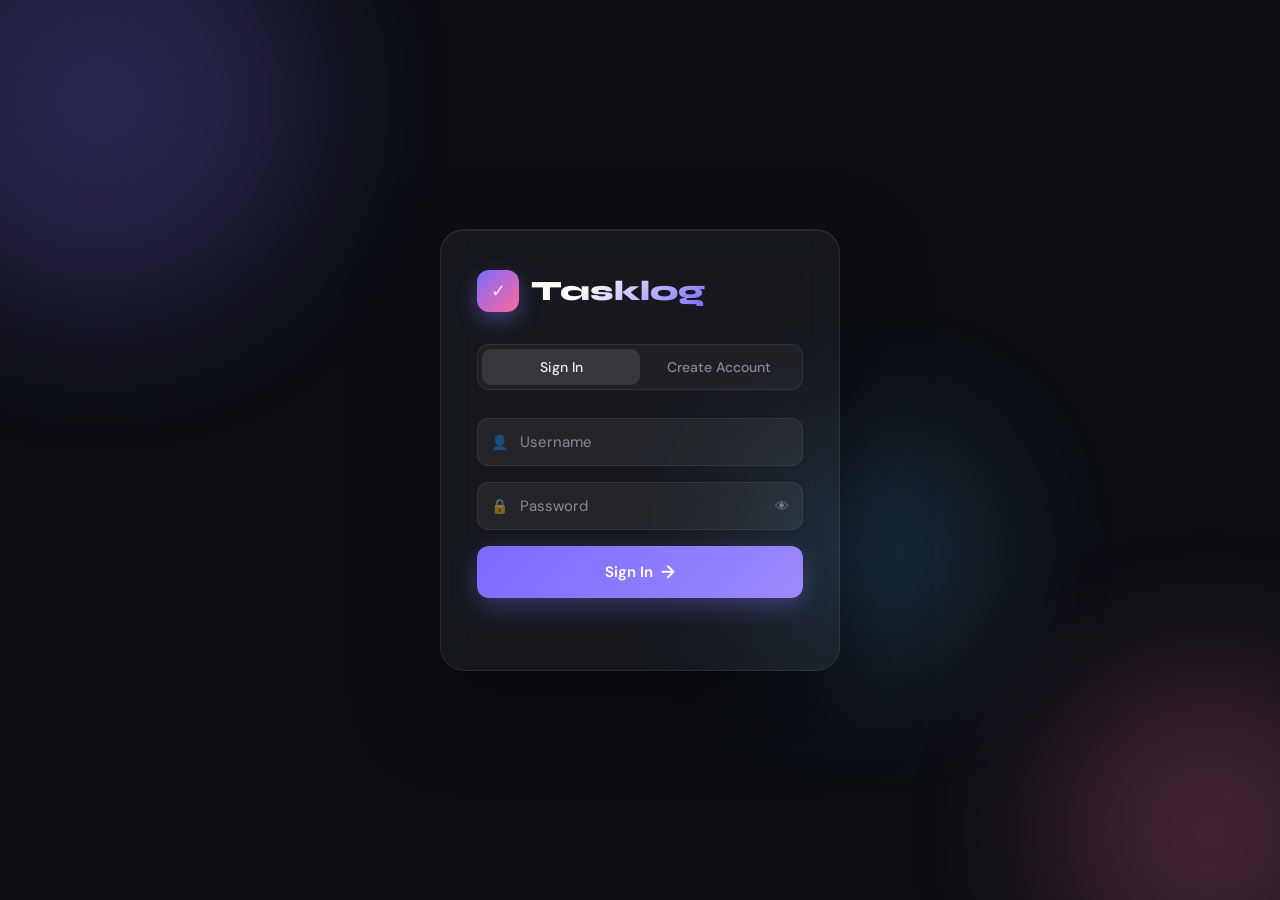
<file: index.html>
<!DOCTYPE html>
<html lang="en">
<head>
  <meta charset="UTF-8">
  <meta name="viewport" content="width=device-width, initial-scale=1.0">
  <title>Tasklog — Your Tasks</title>
  <link href="https://fonts.googleapis.com/css2?family=Syne:wght@400;600;700;800&family=DM+Sans:wght@300;400;500&display=swap" rel="stylesheet">
  <link rel="stylesheet" href="style.css">
</head>
<body>

  <div class="bg-orbs">
    <div class="orb orb1"></div>
    <div class="orb orb2"></div>
  </div>

  <div class="app-layout">

    <!-- Sidebar -->
    <aside class="sidebar">
      <div class="sidebar-brand">
        <div class="brand-icon">✓</div>
        <span class="brand-name">Tasklog</span>
      </div>

      <div class="user-pill">
        <div class="user-avatar" id="user-avatar">U</div>
        <div class="user-info">
          <span class="user-name" id="user-name-display">User</span>
          <span class="user-sub">Active</span>
        </div>
        <button class="logout-btn" onclick="logout()" title="Logout">↩</button>
      </div>

      <nav class="filter-nav">
        <p class="nav-label">View</p>
        <button class="nav-item active" data-filter="all" onclick="setFilter('all', this)">
          <span class="nav-icon">📋</span> All Tasks
          <span class="nav-count" id="count-all">0</span>
        </button>
        <button class="nav-item" data-filter="active" onclick="setFilter('active', this)">
          <span class="nav-icon">⚡</span> Active
          <span class="nav-count" id="count-active">0</span>
        </button>
        <button class="nav-item" data-filter="done" onclick="setFilter('done', this)">
          <span class="nav-icon">✅</span> Completed
          <span class="nav-count" id="count-done">0</span>
        </button>

        <p class="nav-label" style="margin-top:16px">Priority</p>
        <button class="nav-item" data-filter="high" onclick="setFilter('high', this)">
          <span class="nav-icon">🔴</span> High
          <span class="nav-count" id="count-high">0</span>
        </button>
        <button class="nav-item" data-filter="medium" onclick="setFilter('medium', this)">
          <span class="nav-icon">🟡</span> Medium
          <span class="nav-count" id="count-medium">0</span>
        </button>
        <button class="nav-item" data-filter="low" onclick="setFilter('low', this)">
          <span class="nav-icon">🟢</span> Low
          <span class="nav-count" id="count-low">0</span>
        </button>
      </nav>

      <div class="sidebar-footer">
        <div class="theme-toggle">
          <span class="theme-icon">☀️</span>
          <input type="checkbox" id="dark-mode-toggle" onchange="toggleDarkMode()">
          <label for="dark-mode-toggle" class="toggle-track">
            <div class="toggle-thumb"></div>
          </label>
          <span class="theme-icon">🌙</span>
        </div>
      </div>
    </aside>

    <!-- Main content -->
    <main class="main-content">

      <!-- Header -->
      <div class="top-bar">
        <div class="top-bar-left">
          <h1 class="page-title" id="filter-title">All Tasks</h1>
          <div class="progress-bar-wrap">
            <div class="progress-bar-fill" id="progress-bar"></div>
          </div>
          <span class="progress-label" id="progress-label">0 of 0 done</span>
        </div>
        <div class="search-wrap">
          <span class="search-icon">🔍</span>
          <input type="text" id="search-input" placeholder="Search tasks…" oninput="renderTasks()">
        </div>
      </div>

      <!-- Add task panel -->
      <div class="add-panel">
        <div class="add-panel-row">
          <input type="text" id="task-input" placeholder="What needs to be done?" class="task-name-input">
        </div>
        <div class="add-panel-row add-panel-meta">
          <div class="meta-field">
            <label>📅 Due Date</label>
            <input type="date" id="task-date">
          </div>
          <div class="meta-field">
            <label>⏰ Time</label>
            <input type="time" id="task-time">
          </div>
          <div class="meta-field">
            <label>🏷 Priority</label>
            <select id="task-priority">
              <option value="Low">🟢 Low</option>
              <option value="Medium">🟡 Medium</option>
              <option value="High">🔴 High</option>
            </select>
          </div>
          <div class="meta-field">
            <label>📁 Category</label>
            <select id="task-category">
              <option value="General">General</option>
              <option value="Work">Work</option>
              <option value="Personal">Personal</option>
              <option value="Health">Health</option>
              <option value="Shopping">Shopping</option>
            </select>
          </div>
        </div>
        <div class="add-panel-row add-panel-actions">
          <input type="text" id="task-note" placeholder="Add a note (optional)…" class="note-input">
          <button id="add-task-btn" onclick="handleAdd()">
            <span id="add-btn-label">+ Add Task</span>
          </button>
          <button id="cancel-edit-btn" onclick="cancelEdit()" style="display:none">✕ Cancel</button>
          <input type="hidden" id="save-index" value="">
        </div>
      </div>

      <!-- Sort bar -->
      <div class="sort-bar">
        <span class="sort-label">Sort by:</span>
        <button class="sort-btn active" data-sort="added" onclick="setSort('added', this)">Date Added</button>
        <button class="sort-btn" data-sort="due" onclick="setSort('due', this)">Due Date</button>
        <button class="sort-btn" data-sort="priority" onclick="setSort('priority', this)">Priority</button>
        <button class="sort-btn" data-sort="name" onclick="setSort('name', this)">Name</button>
        <span style="flex:1"></span>
        <button class="clear-done-btn" onclick="clearCompleted()">Clear completed</button>
      </div>

      <!-- Task list -->
      <ul id="task-list"></ul>

      <!-- Empty state -->
      <div class="empty-state" id="empty-state" style="display:none">
        <div class="empty-icon">🎉</div>
        <p class="empty-title">All clear!</p>
        <p class="empty-sub">No tasks here. Add one above.</p>
      </div>

    </main>
  </div>

  <!-- Edit modal -->
  <div class="modal-overlay" id="modal-overlay" onclick="closeModal(event)">
    <div class="modal">
      <h3 class="modal-title">Edit Task</h3>
      <input type="text" id="modal-task" placeholder="Task name" class="modal-input">
      <div class="modal-row">
        <div class="meta-field">
          <label>📅 Due Date</label>
          <input type="date" id="modal-date" class="modal-input-sm">
        </div>
        <div class="meta-field">
          <label>⏰ Time</label>
          <input type="time" id="modal-time" class="modal-input-sm">
        </div>
      </div>
      <div class="modal-row">
        <div class="meta-field">
          <label>🏷 Priority</label>
          <select id="modal-priority" class="modal-input-sm">
            <option value="Low">🟢 Low</option>
            <option value="Medium">🟡 Medium</option>
            <option value="High">🔴 High</option>
          </select>
        </div>
        <div class="meta-field">
          <label>📁 Category</label>
          <select id="modal-category" class="modal-input-sm">
            <option value="General">General</option>
            <option value="Work">Work</option>
            <option value="Personal">Personal</option>
            <option value="Health">Health</option>
            <option value="Shopping">Shopping</option>
          </select>
        </div>
      </div>
      <div class="meta-field" style="margin-top:12px">
        <label>📝 Note</label>
        <input type="text" id="modal-note" placeholder="Add a note…" class="modal-input">
      </div>
      <div class="modal-actions">
        <button class="modal-cancel" onclick="closeModal()">Cancel</button>
        <button class="modal-save" onclick="saveModal()">Save Changes</button>
      </div>
    </div>
  </div>

  <script src="script.js"></script>
</body>
</html>
</file>
<file: style.css>
*, *::before, *::after { margin: 0; padding: 0; box-sizing: border-box; }

:root {
  --bg: #f5f4fc;
  --surface: #ffffff;
  --surface2: #f0effe;
  --border: rgba(0,0,0,0.08);
  --accent: #7c6aff;
  --accent2: #ff6a9a;
  --accent-light: rgba(124,106,255,0.12);
  --text: #1a1829;
  --text-muted: #9490b0;
  --text-sub: #6b6880;
  --high: #ff4e6a;
  --high-bg: rgba(255,78,106,0.1);
  --medium: #ffb233;
  --medium-bg: rgba(255,178,51,0.1);
  --low: #3dca7a;
  --low-bg: rgba(61,202,122,0.1);
  --done-bg: rgba(0,0,0,0.025);
  --sidebar-w: 240px;
  --radius: 16px;
  --shadow: 0 2px 12px rgba(0,0,0,0.07);
  --shadow-lg: 0 8px 32px rgba(0,0,0,0.12);
}

body.dark {
  --bg: #0d0f14;
  --surface: #161921;
  --surface2: #1c1f2a;
  --border: rgba(255,255,255,0.07);
  --accent-light: rgba(124,106,255,0.15);
  --text: #f0eff8;
  --text-muted: #6b6880;
  --text-sub: #8f8aaa;
  --done-bg: rgba(255,255,255,0.025);
  --shadow: 0 2px 12px rgba(0,0,0,0.3);
  --shadow-lg: 0 8px 32px rgba(0,0,0,0.5);
}

body {
  font-family: 'DM Sans', sans-serif;
  background: var(--bg);
  color: var(--text);
  min-height: 100vh;
  transition: background 0.3s, color 0.3s;
}

/* Background orbs */
.bg-orbs { position: fixed; inset: 0; z-index: 0; pointer-events: none; }
.orb { position: absolute; border-radius: 50%; filter: blur(100px); opacity: 0.08; }
.orb1 { width: 500px; height: 500px; background: var(--accent); top: -100px; left: -100px; }
.orb2 { width: 400px; height: 400px; background: var(--accent2); bottom: -100px; right: -100px; }

/* Layout */
.app-layout {
  position: relative; z-index: 1;
  display: flex;
  min-height: 100vh;
}

/* Sidebar */
.sidebar {
  width: var(--sidebar-w);
  background: var(--surface);
  border-right: 1px solid var(--border);
  display: flex;
  flex-direction: column;
  padding: 24px 16px;
  position: fixed;
  top: 0; left: 0; bottom: 0;
  z-index: 10;
  transition: background 0.3s, border-color 0.3s;
}

.sidebar-brand {
  display: flex; align-items: center; gap: 10px;
  padding: 0 8px 20px;
  border-bottom: 1px solid var(--border);
  margin-bottom: 20px;
}

.brand-icon {
  width: 32px; height: 32px;
  background: linear-gradient(135deg, var(--accent), var(--accent2));
  border-radius: 9px;
  display: flex; align-items: center; justify-content: center;
  color: white; font-weight: 800; font-size: 14px;
}

.brand-name {
  font-family: 'Syne', sans-serif;
  font-size: 20px; font-weight: 800;
  background: linear-gradient(135deg, var(--accent), var(--accent2));
  -webkit-background-clip: text; -webkit-text-fill-color: transparent;
  background-clip: text;
}

/* User pill */
.user-pill {
  display: flex; align-items: center; gap: 10px;
  padding: 10px 10px;
  background: var(--surface2);
  border-radius: 12px;
  margin-bottom: 20px;
}

.user-avatar {
  width: 32px; height: 32px;
  border-radius: 50%;
  background: linear-gradient(135deg, var(--accent), var(--accent2));
  color: white; font-weight: 700; font-size: 13px;
  display: flex; align-items: center; justify-content: center;
  flex-shrink: 0;
}

.user-info { flex: 1; overflow: hidden; }
.user-name { display: block; font-size: 13px; font-weight: 600; white-space: nowrap; overflow: hidden; text-overflow: ellipsis; }
.user-sub { font-size: 11px; color: var(--text-muted); }

.logout-btn {
  background: none; border: none; cursor: pointer;
  color: var(--text-muted); font-size: 16px; padding: 4px;
  border-radius: 6px; transition: background 0.2s, color 0.2s;
  width: auto;
}
.logout-btn:hover { background: var(--high-bg); color: var(--high); }

/* Nav */
.nav-label {
  font-size: 10px; font-weight: 600;
  letter-spacing: 0.08em; text-transform: uppercase;
  color: var(--text-muted); padding: 0 10px;
  margin-bottom: 4px;
}

.nav-item {
  display: flex; align-items: center; gap: 8px;
  width: 100%; padding: 9px 10px;
  background: none; border: none;
  border-radius: 10px; color: var(--text-sub);
  font-family: 'DM Sans', sans-serif; font-size: 14px;
  cursor: pointer; text-align: left;
  transition: background 0.2s, color 0.2s;
  margin-bottom: 2px;
}

.nav-item:hover { background: var(--accent-light); color: var(--text); }
.nav-item.active { background: var(--accent-light); color: var(--accent); font-weight: 600; }

.nav-icon { font-size: 14px; }
.nav-count {
  margin-left: auto; font-size: 11px; font-weight: 700;
  background: var(--surface2); border-radius: 20px;
  padding: 1px 7px; color: var(--text-muted);
}
.nav-item.active .nav-count { background: var(--accent); color: white; }

/* Sidebar footer */
.sidebar-footer {
  margin-top: auto; padding-top: 16px;
  border-top: 1px solid var(--border);
}

.theme-toggle {
  display: flex; align-items: center; gap: 8px;
  justify-content: center;
}

.theme-icon { font-size: 14px; }

#dark-mode-toggle { display: none; }

.toggle-track {
  width: 40px; height: 22px;
  background: var(--border);
  border-radius: 20px;
  cursor: pointer;
  position: relative;
  transition: background 0.3s;
  display: block;
}

#dark-mode-toggle:checked + .toggle-track { background: var(--accent); }

.toggle-thumb {
  position: absolute;
  width: 16px; height: 16px;
  background: white;
  border-radius: 50%;
  top: 3px; left: 3px;
  transition: transform 0.3s;
  box-shadow: 0 1px 4px rgba(0,0,0,0.2);
}

#dark-mode-toggle:checked + .toggle-track .toggle-thumb { transform: translateX(18px); }

/* Main content */
.main-content {
  margin-left: var(--sidebar-w);
  flex: 1; padding: 28px 32px;
  max-width: 860px;
}

/* Top bar */
.top-bar {
  display: flex; align-items: flex-start;
  justify-content: space-between; gap: 16px;
  margin-bottom: 24px;
}

.top-bar-left { flex: 1; }

.page-title {
  font-family: 'Syne', sans-serif;
  font-size: 28px; font-weight: 800;
  color: var(--text);
  margin-bottom: 10px;
}

.progress-bar-wrap {
  height: 5px;
  background: var(--border);
  border-radius: 10px;
  overflow: hidden;
  max-width: 280px;
  margin-bottom: 6px;
}

.progress-bar-fill {
  height: 100%;
  background: linear-gradient(90deg, var(--accent), var(--accent2));
  border-radius: 10px;
  transition: width 0.5s cubic-bezier(0.16, 1, 0.3, 1);
  width: 0%;
}

.progress-label { font-size: 12px; color: var(--text-muted); }

/* Search */
.search-wrap {
  position: relative; flex-shrink: 0;
}

.search-icon {
  position: absolute; left: 12px; top: 50%; transform: translateY(-50%);
  font-size: 14px; pointer-events: none;
}

#search-input {
  padding: 10px 14px 10px 36px;
  background: var(--surface);
  border: 1px solid var(--border);
  border-radius: 12px;
  color: var(--text);
  font-family: 'DM Sans', sans-serif;
  font-size: 14px;
  outline: none;
  width: 220px;
  transition: border-color 0.2s, box-shadow 0.2s;
}

#search-input:focus {
  border-color: var(--accent);
  box-shadow: 0 0 0 3px rgba(124,106,255,0.12);
}

/* Add panel */
.add-panel {
  background: var(--surface);
  border: 1px solid var(--border);
  border-radius: var(--radius);
  padding: 20px;
  margin-bottom: 20px;
  box-shadow: var(--shadow);
  transition: background 0.3s, border-color 0.3s;
}

.add-panel-row { display: flex; gap: 12px; margin-bottom: 12px; }
.add-panel-row:last-child { margin-bottom: 0; }

.task-name-input, .note-input {
  flex: 1; padding: 12px 14px;
  background: var(--surface2);
  border: 1px solid var(--border);
  border-radius: 10px;
  color: var(--text);
  font-family: 'DM Sans', sans-serif;
  font-size: 15px;
  outline: none;
  transition: border-color 0.2s, box-shadow 0.2s;
}

.task-name-input { font-size: 16px; font-weight: 500; }

.task-name-input::placeholder, .note-input::placeholder { color: var(--text-muted); }

.task-name-input:focus, .note-input:focus {
  border-color: var(--accent);
  box-shadow: 0 0 0 3px rgba(124,106,255,0.1);
}

.add-panel-meta { flex-wrap: wrap; }

.meta-field {
  display: flex; flex-direction: column; gap: 5px; flex: 1; min-width: 120px;
}

.meta-field label {
  font-size: 11px; font-weight: 600;
  color: var(--text-muted); letter-spacing: 0.04em;
}

.meta-field input, .meta-field select {
  padding: 9px 11px;
  background: var(--surface2);
  border: 1px solid var(--border);
  border-radius: 9px;
  color: var(--text);
  font-family: 'DM Sans', sans-serif;
  font-size: 13px;
  outline: none;
  transition: border-color 0.2s;
}

.meta-field input:focus, .meta-field select:focus { border-color: var(--accent); }

.add-panel-actions { align-items: center; }

#add-task-btn {
  padding: 11px 22px;
  background: linear-gradient(135deg, var(--accent), #9b8aff);
  border: none; border-radius: 10px;
  color: white; font-family: 'DM Sans', sans-serif;
  font-size: 14px; font-weight: 600;
  cursor: pointer; white-space: nowrap;
  transition: transform 0.15s, box-shadow 0.15s;
  box-shadow: 0 4px 14px rgba(124,106,255,0.35);
  width: auto;
}

#add-task-btn:hover { transform: translateY(-2px); box-shadow: 0 6px 20px rgba(124,106,255,0.45); }
#add-task-btn:active { transform: translateY(0); }

#cancel-edit-btn {
  padding: 11px 16px;
  background: var(--surface2);
  border: 1px solid var(--border);
  border-radius: 10px;
  color: var(--text-muted);
  font-family: 'DM Sans', sans-serif;
  font-size: 14px;
  cursor: pointer;
  white-space: nowrap;
  transition: background 0.2s;
  width: auto;
}
#cancel-edit-btn:hover { background: var(--high-bg); color: var(--high); }

/* Sort bar */
.sort-bar {
  display: flex; align-items: center; gap: 6px;
  margin-bottom: 14px; flex-wrap: wrap;
}

.sort-label { font-size: 12px; color: var(--text-muted); margin-right: 2px; }

.sort-btn {
  padding: 5px 12px;
  background: var(--surface);
  border: 1px solid var(--border);
  border-radius: 20px;
  color: var(--text-sub);
  font-family: 'DM Sans', sans-serif; font-size: 12px;
  cursor: pointer; transition: all 0.2s;
  width: auto;
}

.sort-btn:hover { border-color: var(--accent); color: var(--accent); }
.sort-btn.active { background: var(--accent); border-color: var(--accent); color: white; font-weight: 600; }

.clear-done-btn {
  padding: 5px 12px;
  background: none; border: none;
  color: var(--text-muted); font-family: 'DM Sans', sans-serif; font-size: 12px;
  cursor: pointer; border-radius: 20px;
  transition: background 0.2s, color 0.2s;
  width: auto;
}
.clear-done-btn:hover { background: var(--high-bg); color: var(--high); }

/* Task list */
#task-list { list-style: none; display: flex; flex-direction: column; gap: 8px; }

li.task-item {
  background: var(--surface);
  border: 1px solid var(--border);
  border-radius: 14px;
  padding: 14px 16px;
  display: flex; align-items: center; gap: 14px;
  transition: background 0.2s, border-color 0.2s, transform 0.2s, box-shadow 0.2s, opacity 0.2s;
  cursor: default;
  animation: taskIn 0.3s cubic-bezier(0.16, 1, 0.3, 1) both;
}

@keyframes taskIn {
  from { opacity: 0; transform: translateY(10px); }
  to { opacity: 1; transform: translateY(0); }
}

li.task-item:hover { box-shadow: var(--shadow); border-color: rgba(124,106,255,0.2); }
li.task-item.done { opacity: 0.55; background: var(--done-bg); }

/* Priority stripe */
li.task-item { border-left: 3px solid transparent; }
li.task-item.high { border-left-color: var(--high); }
li.task-item.medium { border-left-color: var(--medium); }
li.task-item.low { border-left-color: var(--low); }

/* Checkbox */
.task-check {
  width: 20px; height: 20px; flex-shrink: 0;
  border: 2px solid var(--border);
  border-radius: 6px; cursor: pointer;
  display: flex; align-items: center; justify-content: center;
  transition: background 0.2s, border-color 0.2s;
  font-size: 11px; color: transparent;
}

.task-check:hover { border-color: var(--accent); }
.task-item.done .task-check { background: var(--low); border-color: var(--low); color: white; }

/* Task body */
.task-body { flex: 1; min-width: 0; }
.task-name { font-size: 15px; font-weight: 500; color: var(--text); margin-bottom: 4px; white-space: nowrap; overflow: hidden; text-overflow: ellipsis; }
.task-item.done .task-name { text-decoration: line-through; color: var(--text-muted); }

.task-meta { display: flex; align-items: center; gap: 10px; flex-wrap: wrap; }

.task-tag {
  font-size: 11px; padding: 2px 8px; border-radius: 20px;
  font-weight: 600; letter-spacing: 0.02em;
}

.tag-high { background: var(--high-bg); color: var(--high); }
.tag-medium { background: var(--medium-bg); color: var(--medium); }
.tag-low { background: var(--low-bg); color: var(--low); }

.task-due {
  font-size: 12px; color: var(--text-muted);
  display: flex; align-items: center; gap: 4px;
}

.task-due.overdue { color: var(--high); font-weight: 600; }

.task-category-badge {
  font-size: 11px; padding: 2px 8px; border-radius: 20px;
  background: var(--accent-light); color: var(--accent); font-weight: 500;
}

.task-note {
  font-size: 12px; color: var(--text-sub);
  margin-top: 5px; font-style: italic;
}

/* Task actions */
.task-actions { display: flex; align-items: center; gap: 6px; flex-shrink: 0; }

.task-action-btn {
  width: 30px; height: 30px;
  background: var(--surface2); border: 1px solid var(--border);
  border-radius: 8px; cursor: pointer; font-size: 13px;
  display: flex; align-items: center; justify-content: center;
  transition: background 0.2s, border-color 0.2s, color 0.2s;
  color: var(--text-muted);
}

.task-action-btn:hover.edit-btn { background: var(--accent-light); border-color: var(--accent); color: var(--accent); }
.task-action-btn:hover.delete-btn { background: var(--high-bg); border-color: var(--high); color: var(--high); }

/* Empty state */
.empty-state {
  text-align: center; padding: 60px 20px;
  animation: taskIn 0.4s both;
}
.empty-icon { font-size: 48px; margin-bottom: 12px; }
.empty-title { font-family: 'Syne', sans-serif; font-size: 20px; font-weight: 700; margin-bottom: 6px; }
.empty-sub { color: var(--text-muted); font-size: 14px; }

/* Modal */
.modal-overlay {
  position: fixed; inset: 0;
  background: rgba(0,0,0,0.5);
  backdrop-filter: blur(4px);
  z-index: 100;
  display: none;
  align-items: center; justify-content: center;
  padding: 20px;
}

.modal-overlay.open { display: flex; }

.modal {
  background: var(--surface);
  border: 1px solid var(--border);
  border-radius: 20px;
  padding: 28px;
  width: 100%; max-width: 480px;
  box-shadow: var(--shadow-lg);
  animation: modalIn 0.3s cubic-bezier(0.16, 1, 0.3, 1) both;
}

@keyframes modalIn {
  from { opacity: 0; transform: scale(0.95) translateY(10px); }
  to { opacity: 1; transform: scale(1) translateY(0); }
}

.modal-title {
  font-family: 'Syne', sans-serif; font-size: 20px; font-weight: 700;
  margin-bottom: 20px;
}

.modal-input {
  width: 100%; padding: 12px 14px;
  background: var(--surface2); border: 1px solid var(--border);
  border-radius: 10px; color: var(--text);
  font-family: 'DM Sans', sans-serif; font-size: 15px;
  outline: none; margin-bottom: 14px;
  transition: border-color 0.2s;
}

.modal-input:focus { border-color: var(--accent); }

.modal-row { display: flex; gap: 12px; margin-bottom: 14px; }

.modal-input-sm {
  width: 100%; padding: 9px 11px;
  background: var(--surface2); border: 1px solid var(--border);
  border-radius: 9px; color: var(--text);
  font-family: 'DM Sans', sans-serif; font-size: 13px;
  outline: none; transition: border-color 0.2s;
}
.modal-input-sm:focus { border-color: var(--accent); }

.modal-actions { display: flex; gap: 10px; margin-top: 20px; }

.modal-cancel {
  flex: 1; padding: 12px;
  background: var(--surface2); border: 1px solid var(--border);
  border-radius: 10px; color: var(--text-muted);
  font-family: 'DM Sans', sans-serif; font-size: 14px; font-weight: 500;
  cursor: pointer; transition: background 0.2s;
}
.modal-cancel:hover { background: var(--high-bg); color: var(--high); }

.modal-save {
  flex: 2; padding: 12px;
  background: linear-gradient(135deg, var(--accent), #9b8aff);
  border: none; border-radius: 10px; color: white;
  font-family: 'DM Sans', sans-serif; font-size: 14px; font-weight: 600;
  cursor: pointer; transition: transform 0.15s, box-shadow 0.15s;
  box-shadow: 0 4px 14px rgba(124,106,255,0.3);
}
.modal-save:hover { transform: translateY(-1px); }

/* Responsive */
@media (max-width: 768px) {
  .sidebar { transform: translateX(-100%); }
  .main-content { margin-left: 0; padding: 20px 16px; }
  .top-bar { flex-direction: column; }
  #search-input { width: 100%; }
  .add-panel-meta { flex-direction: column; }
}
</file>
<file: login.css>
*, *::before, *::after {
  margin: 0; padding: 0;
  box-sizing: border-box;
}

:root {
  --bg: #0d0f14;
  --surface: rgba(255,255,255,0.05);
  --surface-hover: rgba(255,255,255,0.09);
  --border: rgba(255,255,255,0.08);
  --accent: #7c6aff;
  --accent2: #ff6a9a;
  --text: #f0eff8;
  --text-muted: rgba(240,239,248,0.5);
  --success: #5cdf8e;
  --error: #ff6b6b;
}

body {
  min-height: 100vh;
  background: var(--bg);
  display: flex;
  align-items: center;
  justify-content: center;
  font-family: 'DM Sans', sans-serif;
  color: var(--text);
  overflow: hidden;
}

/* Animated background orbs */
.bg-orbs { position: fixed; inset: 0; z-index: 0; pointer-events: none; }

.orb {
  position: absolute;
  border-radius: 50%;
  filter: blur(80px);
  opacity: 0.25;
  animation: drift 8s ease-in-out infinite alternate;
}

.orb1 {
  width: 400px; height: 400px;
  background: var(--accent);
  top: -100px; left: -100px;
  animation-delay: 0s;
}

.orb2 {
  width: 300px; height: 300px;
  background: var(--accent2);
  bottom: -80px; right: -80px;
  animation-delay: -3s;
}

.orb3 {
  width: 200px; height: 200px;
  background: #5cbbff;
  top: 50%; left: 60%;
  animation-delay: -6s;
}

@keyframes drift {
  from { transform: translate(0, 0) scale(1); }
  to { transform: translate(30px, 20px) scale(1.08); }
}

/* Login card */
.login-container {
  position: relative; z-index: 1;
  width: 100%; padding: 20px;
  display: flex; align-items: center; justify-content: center;
}

.login-card {
  width: 100%;
  max-width: 400px;
  background: rgba(255,255,255,0.04);
  backdrop-filter: blur(24px);
  border: 1px solid var(--border);
  border-radius: 24px;
  padding: 40px 36px;
  box-shadow: 0 32px 80px rgba(0,0,0,0.5), inset 0 1px 0 rgba(255,255,255,0.08);
  animation: slideUp 0.5s cubic-bezier(0.16, 1, 0.3, 1) both;
}

@keyframes slideUp {
  from { opacity: 0; transform: translateY(30px); }
  to { opacity: 1; transform: translateY(0); }
}

/* Brand */
.brand {
  display: flex;
  align-items: center;
  gap: 12px;
  margin-bottom: 32px;
}

.brand-icon {
  width: 42px; height: 42px;
  background: linear-gradient(135deg, var(--accent), var(--accent2));
  border-radius: 12px;
  display: flex; align-items: center; justify-content: center;
  font-size: 18px;
  box-shadow: 0 8px 20px rgba(124,106,255,0.4);
}

.brand-name {
  font-family: 'Syne', sans-serif;
  font-size: 28px;
  font-weight: 800;
  background: linear-gradient(135deg, #fff 30%, var(--accent));
  -webkit-background-clip: text;
  -webkit-text-fill-color: transparent;
  background-clip: text;
}

/* Tab switch */
.tab-switch {
  display: flex;
  background: rgba(255,255,255,0.04);
  border: 1px solid var(--border);
  border-radius: 12px;
  padding: 4px;
  margin-bottom: 28px;
  position: relative;
}

.tab {
  flex: 1;
  padding: 9px;
  background: none;
  border: none;
  color: var(--text-muted);
  font-family: 'DM Sans', sans-serif;
  font-size: 14px;
  font-weight: 500;
  cursor: pointer;
  border-radius: 9px;
  transition: color 0.3s;
  position: relative; z-index: 1;
  width: auto;
}

.tab.active { color: var(--text); }

.tab-indicator {
  position: absolute;
  top: 4px; left: 4px;
  height: calc(100% - 8px);
  width: calc(50% - 4px);
  background: rgba(255,255,255,0.1);
  border-radius: 9px;
  transition: transform 0.3s cubic-bezier(0.16, 1, 0.3, 1);
}

.tab-indicator.right { transform: translateX(100%); }

/* Inputs */
.input-group {
  position: relative;
  margin-bottom: 16px;
}

.input-icon {
  position: absolute;
  left: 14px;
  top: 50%; transform: translateY(-50%);
  font-size: 14px;
  opacity: 0.5;
  pointer-events: none;
}

.input-group input {
  width: 100%;
  padding: 13px 16px 13px 42px;
  background: rgba(255,255,255,0.06);
  border: 1px solid var(--border);
  border-radius: 12px;
  color: var(--text);
  font-family: 'DM Sans', sans-serif;
  font-size: 15px;
  outline: none;
  transition: border-color 0.3s, background 0.3s;
}

.input-group input::placeholder { color: var(--text-muted); }

.input-group input:focus {
  border-color: var(--accent);
  background: rgba(124,106,255,0.08);
}

.toggle-pw {
  position: absolute;
  right: 14px;
  top: 50%; transform: translateY(-50%);
  cursor: pointer;
  font-size: 14px;
  opacity: 0.4;
  transition: opacity 0.2s;
}
.toggle-pw:hover { opacity: 0.8; }

/* Main button */
.action-btn {
  width: 100%;
  padding: 14px;
  margin-top: 8px;
  background: linear-gradient(135deg, var(--accent), #9b8aff);
  border: none;
  border-radius: 12px;
  color: white;
  font-family: 'DM Sans', sans-serif;
  font-size: 15px;
  font-weight: 600;
  cursor: pointer;
  display: flex; align-items: center; justify-content: center; gap: 8px;
  transition: transform 0.2s, box-shadow 0.2s, opacity 0.2s;
  box-shadow: 0 8px 24px rgba(124,106,255,0.35);
}

.action-btn:hover {
  transform: translateY(-2px);
  box-shadow: 0 12px 32px rgba(124,106,255,0.45);
}

.action-btn:active { transform: translateY(0); }
.btn-arrow { font-size: 18px; transition: transform 0.2s; }
.action-btn:hover .btn-arrow { transform: translateX(4px); }

/* Message */
.message {
  margin-top: 14px;
  font-size: 13px;
  text-align: center;
  min-height: 18px;
  transition: all 0.3s;
}

.message.error { color: var(--error); }
.message.success { color: var(--success); }
</file>
